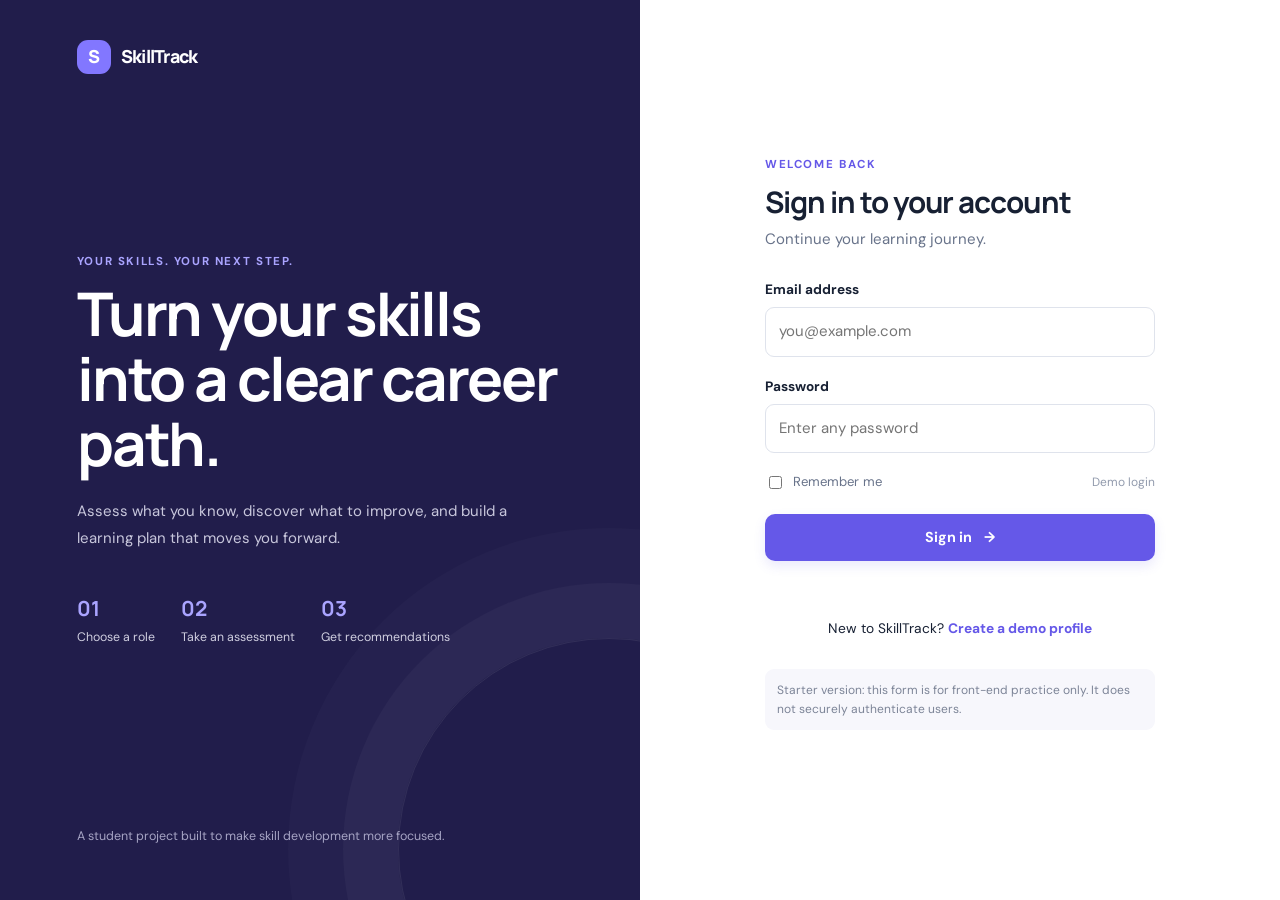
<file: index.html>
<!DOCTYPE html>
<html lang="en">
<head>
  <meta charset="UTF-8">
  <meta name="viewport" content="width=device-width, initial-scale=1.0">
  <title>SkillTrack | Login</title>
  <link rel="stylesheet" href="css/style.css">
  <script src="js/app.js" defer></script>
</head>
<body class="auth-page">
  <main class="auth-layout">
    <section class="auth-intro">
      <a class="brand brand-light" href="index.html"><span class="brand-mark">S</span> SkillTrack</a>
      <div class="intro-copy">
        <p class="eyebrow">YOUR SKILLS. YOUR NEXT STEP.</p>
        <h1>Turn your skills into a clear career path.</h1>
        <p>Assess what you know, discover what to improve, and build a learning plan that moves you forward.</p>
        <div class="mini-stats">
          <div><strong>01</strong><span>Choose a role</span></div>
          <div><strong>02</strong><span>Take an assessment</span></div>
          <div><strong>03</strong><span>Get recommendations</span></div>
        </div>
      </div>
      <p class="muted-light">A student project built to make skill development more focused.</p>
    </section>

    <section class="auth-panel">
      <div class="auth-card">
        <div class="mobile-brand"><a class="brand" href="index.html"><span class="brand-mark">S</span> SkillTrack</a></div>
        <p class="eyebrow">WELCOME BACK</p>
        <h2>Sign in to your account</h2>
        <p class="subtext">Continue your learning journey.</p>
        <form id="loginForm">
          <label for="email">Email address</label>
          <input id="email" name="email" type="email" placeholder="you@example.com" required>
          <label for="password">Password</label>
          <input id="password" name="password" type="password" placeholder="Enter any password" minlength="4" required>
          <div class="form-row"><label class="check-label"><input type="checkbox" id="remember"> Remember me</label><span class="small-note">Demo login</span></div>
          <button class="btn btn-primary btn-full" type="submit">Sign in <span aria-hidden="true">→</span></button>
          <p class="form-message" id="loginMessage" aria-live="polite"></p>
        </form>
        <p class="auth-foot">New to SkillTrack? <a href="profile.html">Create a demo profile</a></p>
        <p class="demo-note">Starter version: this form is for front-end practice only. It does not securely authenticate users.</p>
      </div>
    </section>
  </main>
</body>
</html>
</file>
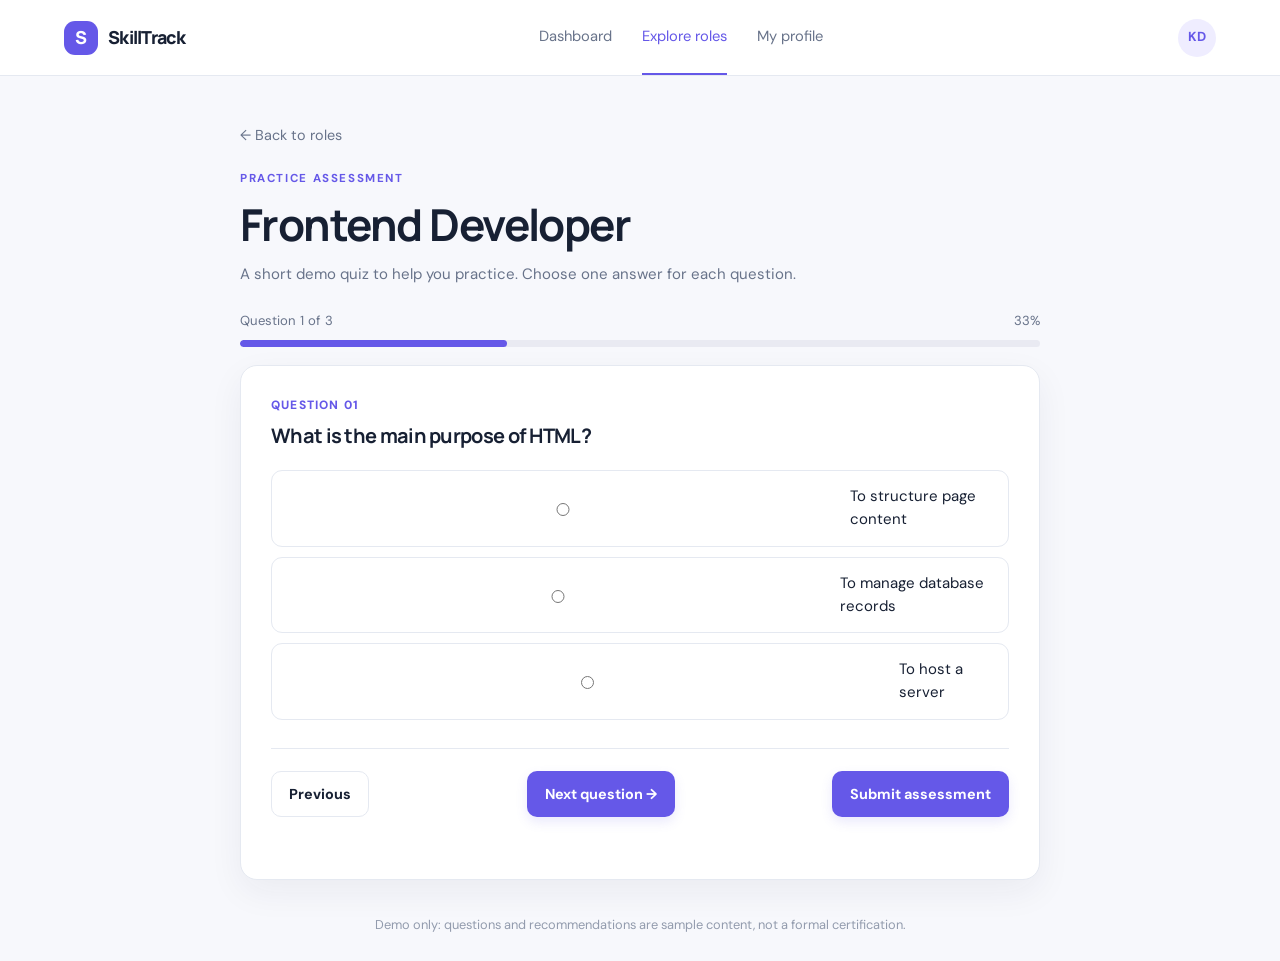
<file: assessment.html>
<!DOCTYPE html>
<html lang="en">
<head>
  <meta charset="UTF-8"><meta name="viewport" content="width=device-width, initial-scale=1.0">
  <title>SkillTrack | Assessment</title><link rel="stylesheet" href="css/style.css"><script src="js/app.js" defer></script>
</head>
<body>
  <header class="topbar"><a class="brand" href="dashboard.html"><span class="brand-mark">S</span> SkillTrack</a><nav class="nav-links"><a href="dashboard.html">Dashboard</a><a class="active" href="roles.html">Explore roles</a><a href="profile.html">My profile</a></nav><a class="avatar" href="profile.html">KD</a></header>
  <main class="container narrow-container">
    <a class="back-link" href="roles.html">← Back to roles</a>
    <section class="assessment-header"><p class="eyebrow">PRACTICE ASSESSMENT</p><h1 id="assessmentTitle">Frontend Developer</h1><p class="subtext">A short demo quiz to help you practice. Choose one answer for each question.</p></section>
    <div class="progress-wrap"><div class="progress-label"><span id="questionLabel">Question 1 of 3</span><span id="progressPercent">33%</span></div><div class="progress-track"><div id="progressBar" class="progress-bar"></div></div></div>
    <form id="assessmentForm" class="panel quiz-panel">
      <div id="questionArea"></div>
      <div class="quiz-actions"><button type="button" id="prevQuestion" class="btn btn-outline" disabled>Previous</button><button type="button" id="nextQuestion" class="btn btn-primary">Next question →</button><button type="submit" id="submitAssessment" class="btn btn-primary" hidden>Submit assessment</button></div>
      <p class="form-message" id="quizMessage" aria-live="polite"></p>
    </form>
    <section id="resultPanel" class="panel result-panel" hidden></section>
    <footer class="footer">Demo only: questions and recommendations are sample content, not a formal certification.</footer>
  </main>
</body>
</html>
</file>
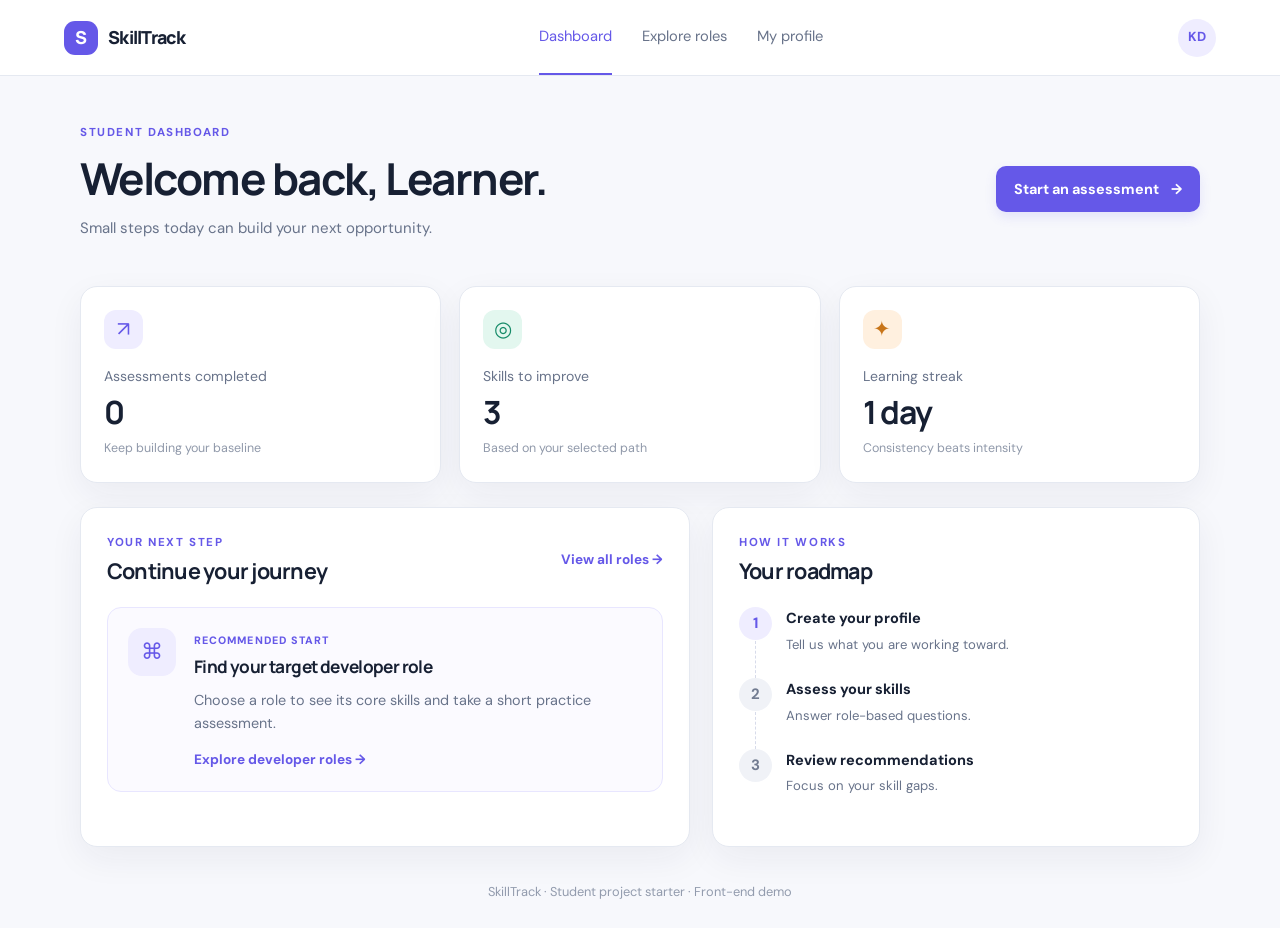
<file: dashboard.html>
<!DOCTYPE html>
<html lang="en">
<head>
  <meta charset="UTF-8"><meta name="viewport" content="width=device-width, initial-scale=1.0">
  <title>SkillTrack | Dashboard</title><link rel="stylesheet" href="css/style.css"><script src="js/app.js" defer></script>
</head>
<body>
  <header class="topbar">
    <a class="brand" href="dashboard.html"><span class="brand-mark">S</span> SkillTrack</a>
    <nav class="nav-links"><a class="active" href="dashboard.html">Dashboard</a><a href="roles.html">Explore roles</a><a href="profile.html">My profile</a></nav>
    <a class="avatar" href="profile.html" aria-label="Open profile">KD</a>
  </header>
  <main class="container">
    <section class="welcome-row">
      <div><p class="eyebrow">STUDENT DASHBOARD</p><h1>Welcome back, <span id="dashboardName">Learner</span>.</h1><p class="subtext">Small steps today can build your next opportunity.</p></div>
      <a class="btn btn-primary" href="roles.html">Start an assessment <span>→</span></a>
    </section>
    <section class="stat-grid">
      <article class="stat-card"><span class="stat-icon purple">↗</span><p>Assessments completed</p><h2 id="completedCount">0</h2><span class="stat-caption">Keep building your baseline</span></article>
      <article class="stat-card"><span class="stat-icon green">◎</span><p>Skills to improve</p><h2 id="skillsCount">3</h2><span class="stat-caption">Based on your selected path</span></article>
      <article class="stat-card"><span class="stat-icon orange">✦</span><p>Learning streak</p><h2>1 day</h2><span class="stat-caption">Consistency beats intensity</span></article>
    </section>
    <section class="content-grid">
      <article class="panel">
        <div class="section-heading"><div><p class="eyebrow">YOUR NEXT STEP</p><h2>Continue your journey</h2></div><a class="text-link" href="roles.html">View all roles →</a></div>
        <div class="journey-card"><div class="journey-symbol">⌘</div><div class="journey-copy"><span class="tag">RECOMMENDED START</span><h3>Find your target developer role</h3><p>Choose a role to see its core skills and take a short practice assessment.</p><a class="text-link" href="roles.html">Explore developer roles →</a></div></div>
      </article>
      <article class="panel">
        <div class="section-heading"><div><p class="eyebrow">HOW IT WORKS</p><h2>Your roadmap</h2></div></div>
        <ol class="roadmap">
          <li class="done"><span>1</span><div><strong>Create your profile</strong><p>Tell us what you are working toward.</p></div></li>
          <li><span>2</span><div><strong>Assess your skills</strong><p>Answer role-based questions.</p></div></li>
          <li><span>3</span><div><strong>Review recommendations</strong><p>Focus on your skill gaps.</p></div></li>
        </ol>
      </article>
    </section>
    <footer class="footer">SkillTrack · Student project starter · Front-end demo</footer>
  </main>
</body>
</html>
</file>
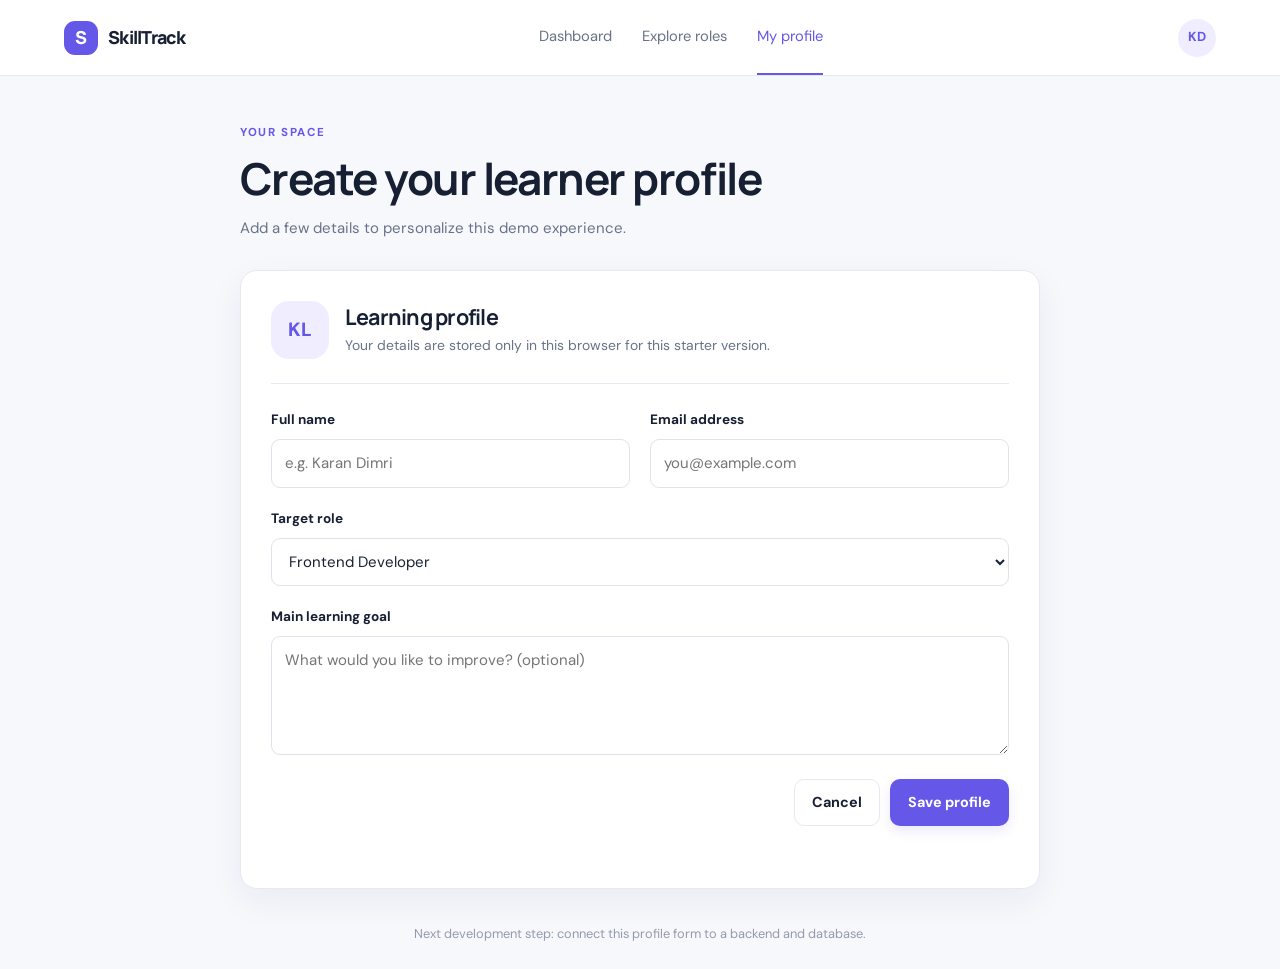
<file: profile.html>
<!DOCTYPE html>
<html lang="en">
<head>
  <meta charset="UTF-8"><meta name="viewport" content="width=device-width, initial-scale=1.0">
  <title>SkillTrack | Profile</title><link rel="stylesheet" href="css/style.css"><script src="js/app.js" defer></script>
</head>
<body>
  <header class="topbar"><a class="brand" href="dashboard.html"><span class="brand-mark">S</span> SkillTrack</a><nav class="nav-links"><a href="dashboard.html">Dashboard</a><a href="roles.html">Explore roles</a><a class="active" href="profile.html">My profile</a></nav><a class="avatar" href="profile.html">KD</a></header>
  <main class="container narrow-container">
    <section class="page-heading"><p class="eyebrow">YOUR SPACE</p><h1>Create your learner profile</h1><p class="subtext">Add a few details to personalize this demo experience.</p></section>
    <form id="profileForm" class="panel profile-form">
      <div class="profile-banner"><div class="profile-avatar" id="profileInitials">KL</div><div><h2>Learning profile</h2><p class="subtext">Your details are stored only in this browser for this starter version.</p></div></div>
      <div class="field-grid">
        <div class="field"><label for="fullName">Full name</label><input id="fullName" name="fullName" placeholder="e.g. Karan Dimri" required></div>
        <div class="field"><label for="profileEmail">Email address</label><input id="profileEmail" name="email" type="email" placeholder="you@example.com" required></div>
        <div class="field full-field"><label for="targetRole">Target role</label><select id="targetRole" name="targetRole"><option>Frontend Developer</option><option>Backend Developer</option><option>Full Stack Developer</option><option>Java Developer</option></select></div>
        <div class="field full-field"><label for="learningGoal">Main learning goal</label><textarea id="learningGoal" name="learningGoal" rows="4" placeholder="What would you like to improve? (optional)"></textarea></div>
      </div>
      <div class="form-actions"><a class="btn btn-outline" href="dashboard.html">Cancel</a><button class="btn btn-primary" type="submit">Save profile</button></div>
      <p class="form-message" id="profileMessage" aria-live="polite"></p>
    </form>
    <footer class="footer">Next development step: connect this profile form to a backend and database.</footer>
  </main>
</body>
</html>
</file>
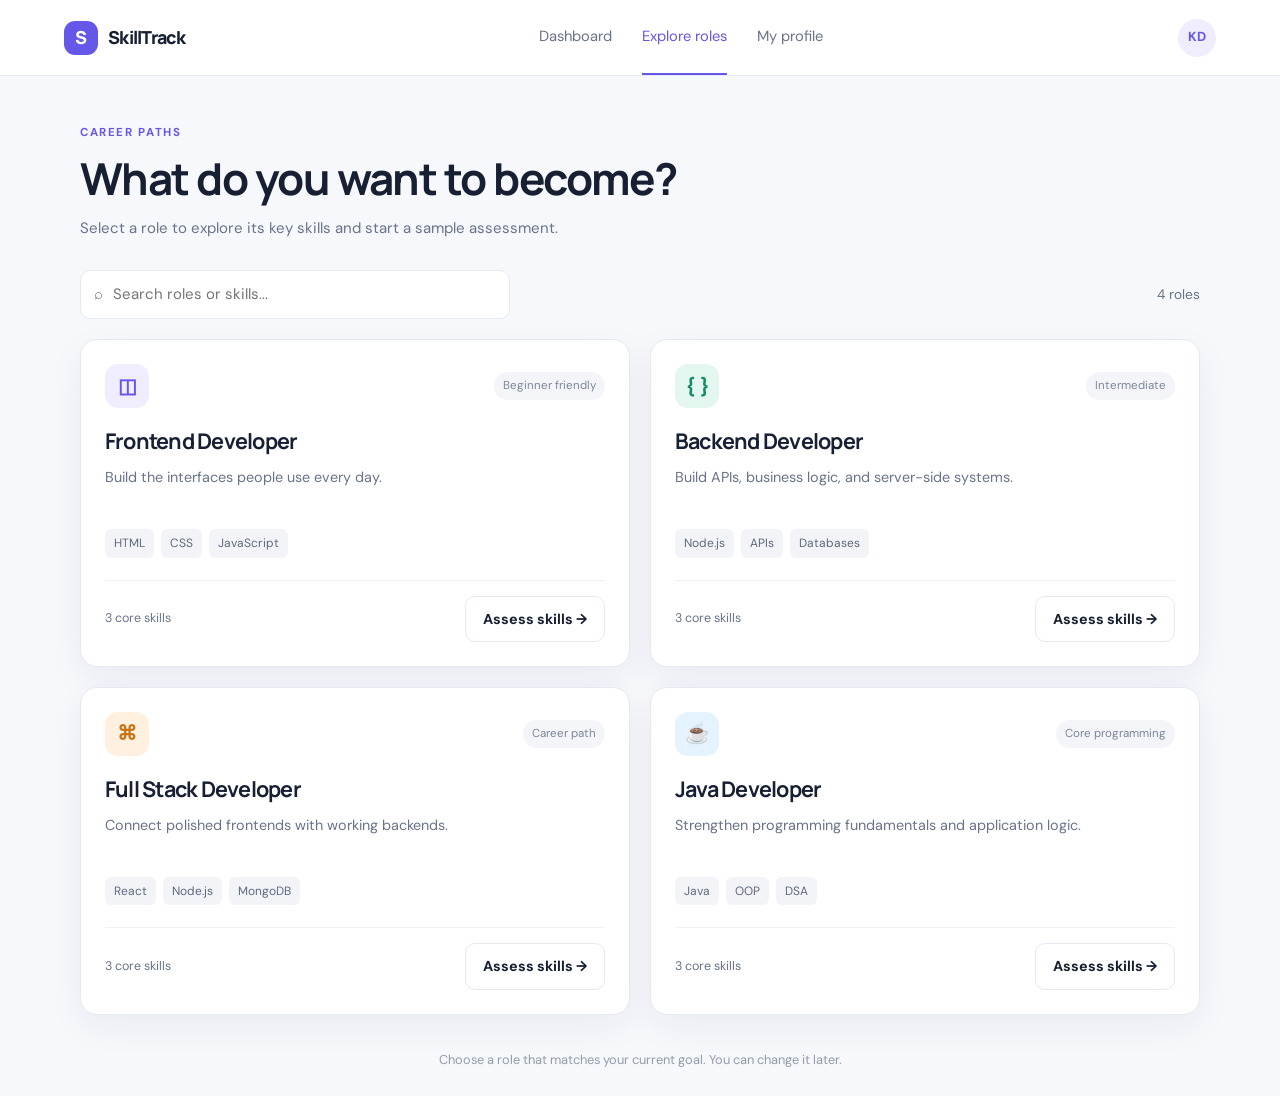
<file: roles.html>
<!DOCTYPE html>
<html lang="en">
<head>
  <meta charset="UTF-8"><meta name="viewport" content="width=device-width, initial-scale=1.0">
  <title>SkillTrack | Explore Roles</title><link rel="stylesheet" href="css/style.css"><script src="js/app.js" defer></script>
</head>
<body>
  <header class="topbar"><a class="brand" href="dashboard.html"><span class="brand-mark">S</span> SkillTrack</a><nav class="nav-links"><a href="dashboard.html">Dashboard</a><a class="active" href="roles.html">Explore roles</a><a href="profile.html">My profile</a></nav><a class="avatar" href="profile.html">KD</a></header>
  <main class="container">
    <section class="page-heading"><p class="eyebrow">CAREER PATHS</p><h1>What do you want to become?</h1><p class="subtext">Select a role to explore its key skills and start a sample assessment.</p></section>
    <div class="toolbar"><label class="search-box"><span>⌕</span><input id="roleSearch" type="search" placeholder="Search roles or skills..." aria-label="Search roles or skills"></label><span class="results-count" id="roleCount">4 roles</span></div>
    <section class="role-grid" id="roleGrid">
      <article class="role-card" data-role="frontend developer react html css javascript ui"><div class="role-top"><span class="role-icon icon-violet">◫</span><span class="level">Beginner friendly</span></div><h2>Frontend Developer</h2><p>Build the interfaces people use every day.</p><div class="skill-tags"><span>HTML</span><span>CSS</span><span>JavaScript</span></div><div class="role-bottom"><span>3 core skills</span><a class="btn btn-outline" href="assessment.html?role=Frontend%20Developer">Assess skills →</a></div></article>
      <article class="role-card" data-role="backend developer node express api database javascript"><div class="role-top"><span class="role-icon icon-green">{ }</span><span class="level">Intermediate</span></div><h2>Backend Developer</h2><p>Build APIs, business logic, and server-side systems.</p><div class="skill-tags"><span>Node.js</span><span>APIs</span><span>Databases</span></div><div class="role-bottom"><span>3 core skills</span><a class="btn btn-outline" href="assessment.html?role=Backend%20Developer">Assess skills →</a></div></article>
      <article class="role-card" data-role="full stack developer mern react node mongodb html css"><div class="role-top"><span class="role-icon icon-orange">⌘</span><span class="level">Career path</span></div><h2>Full Stack Developer</h2><p>Connect polished frontends with working backends.</p><div class="skill-tags"><span>React</span><span>Node.js</span><span>MongoDB</span></div><div class="role-bottom"><span>3 core skills</span><a class="btn btn-outline" href="assessment.html?role=Full%20Stack%20Developer">Assess skills →</a></div></article>
      <article class="role-card" data-role="java developer java oop dsa programming"><div class="role-top"><span class="role-icon icon-blue">☕</span><span class="level">Core programming</span></div><h2>Java Developer</h2><p>Strengthen programming fundamentals and application logic.</p><div class="skill-tags"><span>Java</span><span>OOP</span><span>DSA</span></div><div class="role-bottom"><span>3 core skills</span><a class="btn btn-outline" href="assessment.html?role=Java%20Developer">Assess skills →</a></div></article>
    </section>
    <p id="noRoles" class="empty-state" hidden>No roles match your search. Try a different keyword.</p>
    <footer class="footer">Choose a role that matches your current goal. You can change it later.</footer>
  </main>
</body>
</html>
</file>
<file: css/style.css>
@import url('https://fonts.googleapis.com/css2?family=DM+Sans:wght@400;500;600;700&family=Manrope:wght@400;500;600;700;800&display=swap');

:root{--ink:#172033;--muted:#68738a;--line:#e5e9f1;--surface:#fff;--bg:#f7f8fc;--primary:#6558e8;--primary-dark:#5144cf;--soft-purple:#efedff;--green:#168b68;--shadow:0 12px 35px rgba(30,42,76,.06)}
*{box-sizing:border-box}body{margin:0;background:var(--bg);color:var(--ink);font-family:'DM Sans',Arial,sans-serif;font-size:15px;line-height:1.55}h1,h2,h3{font-family:Manrope,'DM Sans',sans-serif;line-height:1.2;margin:0 0 12px;letter-spacing:-.035em}h1{font-size:clamp(2rem,4vw,2.75rem)}h2{font-size:1.35rem}h3{font-size:1.08rem}p{margin:0 0 14px}.subtext{color:var(--muted)}a{color:var(--primary);text-decoration:none}button,input,select,textarea{font:inherit}button,a{ -webkit-tap-highlight-color:transparent}.brand{display:inline-flex;align-items:center;gap:10px;color:var(--ink);font-family:Manrope,sans-serif;font-weight:800;font-size:1.12rem;letter-spacing:-.04em}.brand-mark{display:grid;place-items:center;width:34px;height:34px;border-radius:11px;background:var(--primary);color:#fff;font-weight:800}.topbar{height:76px;background:#fff;border-bottom:1px solid var(--line);display:flex;align-items:center;justify-content:space-between;padding:0 max(5vw,24px);gap:28px}.nav-links{display:flex;align-items:center;gap:30px;height:100%}.nav-links a{color:var(--muted);font-size:.92rem;height:100%;display:flex;align-items:center;border-bottom:2px solid transparent}.nav-links a.active,.nav-links a:hover{color:var(--primary);border-bottom-color:var(--primary)}.avatar{width:38px;height:38px;border-radius:50%;display:grid;place-items:center;background:var(--soft-purple);color:var(--primary);font-weight:700;font-size:.82rem}.container{width:min(1120px,90%);margin:48px auto 0}.narrow-container{width:min(800px,90%)}.welcome-row{display:flex;justify-content:space-between;align-items:center;gap:24px;margin-bottom:32px}.eyebrow{font-size:.72rem;letter-spacing:.14em;font-weight:700;color:var(--primary);margin-bottom:10px}.btn{display:inline-flex;justify-content:center;align-items:center;gap:12px;border:1px solid transparent;border-radius:10px;padding:11px 17px;font-weight:700;font-size:.9rem;cursor:pointer;transition:.18s ease;white-space:nowrap}.btn-primary{background:var(--primary);color:#fff;box-shadow:0 5px 12px #6558e822}.btn-primary:hover{background:var(--primary-dark);transform:translateY(-1px)}.btn-outline{background:#fff;border-color:var(--line);color:var(--ink)}.btn-outline:hover{border-color:var(--primary);color:var(--primary)}.btn-full{width:100%;margin-top:8px}.stat-grid{display:grid;grid-template-columns:repeat(3,1fr);gap:18px;margin-bottom:24px}.stat-card,.panel,.role-card{background:#fff;border:1px solid var(--line);border-radius:17px;box-shadow:var(--shadow)}.stat-card{padding:23px}.stat-icon{display:grid;place-items:center;width:39px;height:39px;border-radius:12px;font-size:1.3rem;margin-bottom:17px}.purple,.icon-violet{background:#efedff;color:#6558e8}.green,.icon-green{background:#e3f7ef;color:#168b68}.orange,.icon-orange{background:#fff0df;color:#c87519}.icon-blue{background:#e5f2ff;color:#2678bb}.stat-card p{font-size:.88rem;color:var(--muted);margin-bottom:5px}.stat-card h2{font-size:2rem;margin-bottom:5px}.stat-caption{font-size:.78rem;color:#9099aa}.content-grid{display:grid;grid-template-columns:1.25fr 1fr;gap:22px}.panel{padding:26px}.section-heading{display:flex;justify-content:space-between;align-items:center;gap:12px;margin-bottom:23px}.section-heading h2{margin-bottom:0}.section-heading .eyebrow{margin-bottom:6px}.text-link{font-weight:700;font-size:.85rem}.journey-card{display:flex;gap:18px;padding:20px;border:1px solid #e8e6ff;background:#fbfaff;border-radius:14px}.journey-symbol{flex:0 0 48px;height:48px;border-radius:14px;background:var(--soft-purple);color:var(--primary);display:grid;place-items:center;font-size:1.4rem}.journey-copy p{color:var(--muted);font-size:.9rem}.tag{display:inline-block;color:var(--primary);font-size:.67rem;letter-spacing:.1em;font-weight:800;margin-bottom:8px}.roadmap{list-style:none;padding:0;margin:0}.roadmap li{display:flex;gap:14px;position:relative;padding-bottom:23px}.roadmap li:not(:last-child):after{content:"";position:absolute;left:16px;top:34px;bottom:0;border-left:1px dashed #d7dbea}.roadmap li>span{z-index:1;width:33px;height:33px;border-radius:50%;display:grid;place-items:center;background:#f0f2f7;color:#727c91;font-weight:700;flex-shrink:0}.roadmap li.done>span{background:var(--soft-purple);color:var(--primary)}.roadmap strong{font-size:.91rem}.roadmap p{font-size:.82rem;color:var(--muted);margin:4px 0 0}.footer{padding:35px 0 26px;text-align:center;color:#929bad;font-size:.8rem}.page-heading{margin-bottom:30px}.toolbar{display:flex;align-items:center;justify-content:space-between;gap:20px;margin-bottom:20px}.search-box{width:min(430px,100%);display:flex;align-items:center;gap:10px;background:#fff;border:1px solid var(--line);border-radius:10px;padding:0 13px;color:var(--muted)}.search-box input{border:0;outline:0;width:100%;padding:12px 0;background:transparent}.results-count{color:var(--muted);font-size:.86rem}.role-grid{display:grid;grid-template-columns:repeat(2,1fr);gap:20px}.role-card{padding:24px;display:flex;flex-direction:column;min-height:270px}.role-top{display:flex;justify-content:space-between;align-items:center;margin-bottom:20px}.role-icon{display:grid;place-items:center;width:44px;height:44px;border-radius:13px;font-size:1.25rem;font-weight:700}.level{font-size:.72rem;color:#7c869a;background:#f4f5f9;border-radius:20px;padding:5px 9px}.role-card>p{color:var(--muted);font-size:.9rem;min-height:44px}.skill-tags{display:flex;flex-wrap:wrap;gap:7px;margin:5px 0 22px}.skill-tags span{background:#f3f4f8;color:#5e687c;border-radius:6px;padding:5px 9px;font-size:.75rem}.role-bottom{display:flex;align-items:center;justify-content:space-between;gap:12px;margin-top:auto;padding-top:15px;border-top:1px solid #f0f1f6}.role-bottom>span{color:var(--muted);font-size:.78rem}.empty-state{padding:30px;text-align:center;color:var(--muted)}.back-link{display:inline-block;margin-bottom:24px;color:var(--muted);font-size:.9rem}.assessment-header{margin-bottom:25px}.progress-wrap{margin-bottom:18px}.progress-label{display:flex;justify-content:space-between;font-size:.82rem;color:var(--muted);margin-bottom:8px}.progress-track{height:7px;border-radius:20px;background:#e9eaf2;overflow:hidden}.progress-bar{height:100%;width:33%;background:var(--primary);border-radius:20px;transition:width .2s}.quiz-panel{padding:30px}.question-number{font-size:.75rem;color:var(--primary);font-weight:800;letter-spacing:.1em;margin-bottom:10px}.question-title{font-size:1.25rem;margin-bottom:22px}.answer-option{display:flex;align-items:center;gap:12px;border:1px solid var(--line);border-radius:11px;padding:14px;margin:10px 0;cursor:pointer;transition:.15s}.answer-option:hover{border-color:#b7b1fa;background:#fbfaff}.answer-option:has(input:checked){border-color:var(--primary);background:#f7f6ff}.answer-option input{accent-color:var(--primary)}.quiz-actions{display:flex;justify-content:space-between;gap:12px;margin-top:28px;padding-top:22px;border-top:1px solid var(--line)}.result-panel{margin-top:20px}.result-score{font-size:2.6rem;color:var(--primary);font-weight:800;font-family:Manrope}.recommendation-list{padding-left:20px;color:var(--muted)}.recommendation-list li{margin:8px 0}.profile-form{padding:30px}.profile-banner{display:flex;align-items:center;gap:16px;padding-bottom:24px;border-bottom:1px solid var(--line);margin-bottom:25px}.profile-banner h2{margin-bottom:5px}.profile-banner p{margin-bottom:0;font-size:.87rem}.profile-avatar{width:58px;height:58px;display:grid;place-items:center;border-radius:18px;background:var(--soft-purple);color:var(--primary);font-size:1.2rem;font-weight:800}.field-grid{display:grid;grid-template-columns:1fr 1fr;gap:20px}.field{display:flex;flex-direction:column;gap:7px}.full-field{grid-column:1/-1}.field label,form>label{font-size:.85rem;font-weight:700;margin-bottom:2px}.field input,.field select,.field textarea,form input:not([type=checkbox]){width:100%;border:1px solid #dfe3ec;border-radius:9px;padding:12px 13px;outline:none;background:#fff;color:var(--ink)}.field input:focus,.field select:focus,.field textarea:focus,form input:focus{border-color:#938bf0;box-shadow:0 0 0 3px #6558e814}.field textarea{resize:vertical}.form-actions{display:flex;justify-content:flex-end;gap:10px;margin-top:24px}.form-message{font-size:.84rem;color:var(--green);margin:12px 0 0;min-height:20px}.auth-page{background:#fff}.auth-layout{min-height:100vh;display:grid;grid-template-columns:1fr 1fr}.auth-intro{background:#211d4b;color:#fff;padding:40px clamp(30px,6vw,90px);display:flex;flex-direction:column;justify-content:space-between;position:relative;overflow:hidden}.auth-intro:after{content:"";position:absolute;width:420px;height:420px;border:1px solid #ffffff14;border-radius:50%;right:-180px;bottom:-160px;box-shadow:0 0 0 55px #ffffff08,0 0 0 110px #ffffff05}.brand-light{color:#fff;position:relative;z-index:1}.brand-light .brand-mark{background:#8277ff}.intro-copy{max-width:510px;position:relative;z-index:1}.intro-copy .eyebrow{color:#aaa4ff}.intro-copy h1{font-size:clamp(2.6rem,4.7vw,4.2rem);line-height:1.08;margin-bottom:22px}.intro-copy>p:not(.eyebrow){color:#c8c7dc;max-width:430px;line-height:1.8}.mini-stats{display:flex;gap:26px;margin-top:40px}.mini-stats div{display:flex;flex-direction:column;gap:4px}.mini-stats strong{font-family:Manrope;font-size:1.3rem;color:#aaa4ff}.mini-stats span{font-size:.77rem;color:#d0cfe0}.muted-light{font-size:.78rem;color:#a6a4c4;position:relative;z-index:1}.auth-panel{display:grid;place-items:center;padding:35px}.auth-card{width:min(390px,100%)}.auth-card h2{font-size:1.85rem;margin-bottom:9px}.auth-card .subtext{margin-bottom:28px}.auth-card form{display:flex;flex-direction:column}.auth-card form>label{margin:0 0 7px}.auth-card form input:not([type=checkbox]){margin-bottom:19px}.form-row{display:flex;align-items:center;justify-content:space-between;margin:0 0 14px}.check-label{display:flex;align-items:center;gap:8px;font-size:.82rem;color:var(--muted)}.check-label input{accent-color:var(--primary)}.small-note{font-size:.75rem;color:#929bad}.auth-foot{text-align:center;font-size:.86rem;margin-top:25px}.auth-foot a{font-weight:700}.demo-note{margin-top:30px;padding:12px;background:#f7f7fc;border-radius:9px;color:#7c8497;font-size:.75rem}.mobile-brand{display:none}
@media(max-width:800px){.topbar{padding:0 5%;gap:12px}.nav-links{gap:14px}.nav-links a{font-size:.8rem}.container{margin-top:34px}.content-grid{grid-template-columns:1fr}.auth-layout{grid-template-columns:1fr}.auth-intro{display:none}.mobile-brand{display:block;margin-bottom:45px}.auth-panel{padding:30px 22px}.auth-card{max-width:430px}.stat-grid{gap:10px}.stat-card{padding:17px}.stat-card h2{font-size:1.6rem}.stat-caption{font-size:.72rem}}
@media(max-width:560px){.topbar{height:auto;min-height:70px;flex-wrap:wrap;padding-top:13px;padding-bottom:0}.nav-links{order:3;width:100%;height:43px;justify-content:space-between}.nav-links a{font-size:.78rem}.avatar{margin-left:auto}.welcome-row{align-items:flex-start;flex-direction:column}.welcome-row .btn{width:100%}.stat-grid{grid-template-columns:1fr}.stat-card{display:grid;grid-template-columns:42px 1fr;column-gap:13px;align-items:center}.stat-icon{grid-row:span 2;margin:0}.stat-card p{margin:0}.stat-card h2{margin:0}.stat-caption{grid-column:2}.role-grid{grid-template-columns:1fr}.toolbar{align-items:flex-start;flex-direction:column}.search-box{width:100%}.field-grid{grid-template-columns:1fr}.full-field{grid-column:auto}.profile-form,.quiz-panel,.panel{padding:20px}.quiz-actions{flex-wrap:wrap}.quiz-actions .btn{flex:1}.section-heading{align-items:flex-start}.journey-card{padding:15px}.auth-panel{padding:24px 20px}.mobile-brand{margin-bottom:35px}}
</file>
